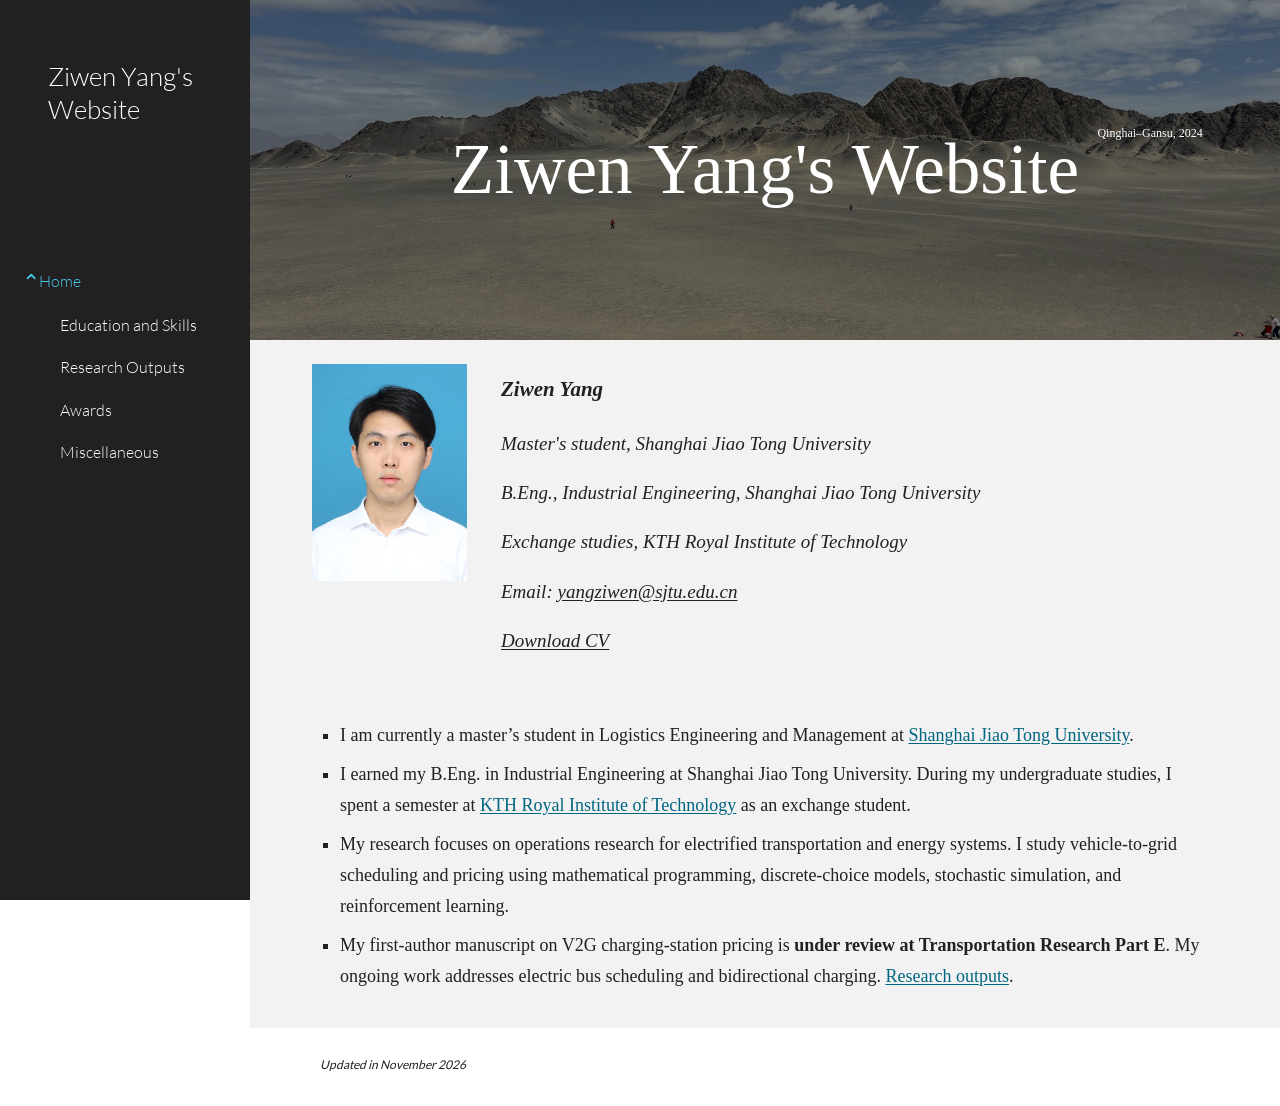
<file: index.html>
<!doctype html><html lang=en><head><meta name=generator content="Hugo 0.162.0"><meta charset=utf-8><meta name=viewport content="width=device-width,initial-scale=1"><title>Ziwen Yang's Website</title><meta name=description content="Ziwen Yang, master's student at Shanghai Jiao Tong University. Operations research for electrified transportation and energy systems."><link rel=canonical href=https://zwenrl.github.io/Personal_web/index.html><meta property="og:title" content="Ziwen Yang's Website"><meta property="og:url" content="https://zwenrl.github.io/Personal_web/index.html"><meta property="og:type" content="website"><meta property="og:image" content="https://zwenrl.github.io/Personal_web/assets/photography/qinghai-gansu-mountains.jpg"><link rel=stylesheet href=./css/reference.min.67f22a221774a0ef7fca1ac47f2d3402bef21b4f62d6a613d7666274c6bfeacd.css><script defer src=./js/reference-navigation.min.74764f8343a8809a63ef9df3727acf01a75bf5547620ef2c78e04b91030f4688.js></script></head><body class=home-page><a class=skip-link href=#content>Skip to content</a><aside class="sidebar desktop-sidebar" aria-label="Site navigation"><a class=site-name href=./index.html>Ziwen Yang's Website</a><nav aria-label="Primary navigation"><ul><li class=home-link><a href=./index.html aria-current=page><span aria-hidden=true>⌃</span> Home</a></li><li><a href=./education-and-skills.html>Education and Skills</a></li><li><a href=./research-outputs.html>Research Outputs</a></li><li><a href=./awards.html>Awards</a></li><li><a href=./miscellaneous.html>Miscellaneous</a></li></ul></nav></aside><header class=mobile-header><button id=open-menu type=button aria-label="Open navigation" aria-haspopup=dialog aria-controls=mobile-navigation>
<svg width="24" height="24" viewBox="0 0 24 24" aria-hidden="true"><path d="M3 6h18M3 12h18M3 18h18" fill="none" stroke="currentColor" stroke-width="2"/></svg>
</button>
<a href=./index.html>Ziwen Yang's Website</a></header><dialog id=mobile-navigation class=sidebar aria-label="Site navigation"><button id=close-menu type=button aria-label="Close navigation" autofocus>×</button>
<a class=site-name href=./index.html>Ziwen Yang's Website</a><nav aria-label="Primary navigation"><ul><li class=home-link><a href=./index.html aria-current=page><span aria-hidden=true>⌃</span> Home</a></li><li><a href=./education-and-skills.html>Education and Skills</a></li><li><a href=./research-outputs.html>Research Outputs</a></li><li><a href=./awards.html>Awards</a></li><li><a href=./miscellaneous.html>Miscellaneous</a></li></ul></nav></dialog><div class=site-page><header class=home-banner><img class=banner-photo src=./assets/photography/qinghai-gansu-mountains.jpg alt width=1600 height=1200><h1>Ziwen Yang's Website</h1><p class=photo-credit>Qinghai–Gansu, 2024</p></header><main id=content tabindex=-1><div class=home-content><div class=content-width><section class=profile aria-labelledby=profile-name><img class=portrait src=./media/authors/me.jpg alt="Portrait of Ziwen Yang" width=155 height=217><div class=profile-details><h2 id=profile-name>Ziwen Yang</h2><p>Master's student, Shanghai Jiao Tong University</p><p>B.Eng., Industrial Engineering, Shanghai Jiao Tong University</p><p>Exchange studies, KTH Royal Institute of Technology</p><p>Email: <a href=mailto:yangziwen@sjtu.edu.cn>yangziwen@sjtu.edu.cn</a></p><p><a href=./CV_Ziwen_Yang_Academic.pdf>Download CV</a></p></div></section><section class=biography aria-label="About Ziwen Yang"><ul><li>I am currently a master&rsquo;s student in Logistics Engineering and Management at <a href=https://en.sjtu.edu.cn/ target=_blank rel=noopener>Shanghai Jiao Tong University</a>.</li><li>I earned my B.Eng. in Industrial Engineering at Shanghai Jiao Tong University. During my undergraduate studies, I spent a semester at <a href=https://www.kth.se/en target=_blank rel=noopener>KTH Royal Institute of Technology</a> as an exchange student.</li><li>My research focuses on operations research for electrified transportation and energy systems. I study vehicle-to-grid scheduling and pricing using mathematical programming, discrete-choice models, stochastic simulation, and reinforcement learning.</li><li>My first-author manuscript on V2G charging-station pricing is <strong>under review at Transportation Research Part E</strong>. My ongoing work addresses electric bus scheduling and bidirectional charging. <a href=research-outputs.html>Research outputs</a>.</li></ul></section></div></div></main><footer class=page-footer><p>Updated in November 2026</p></footer></div></body></html>
</file>
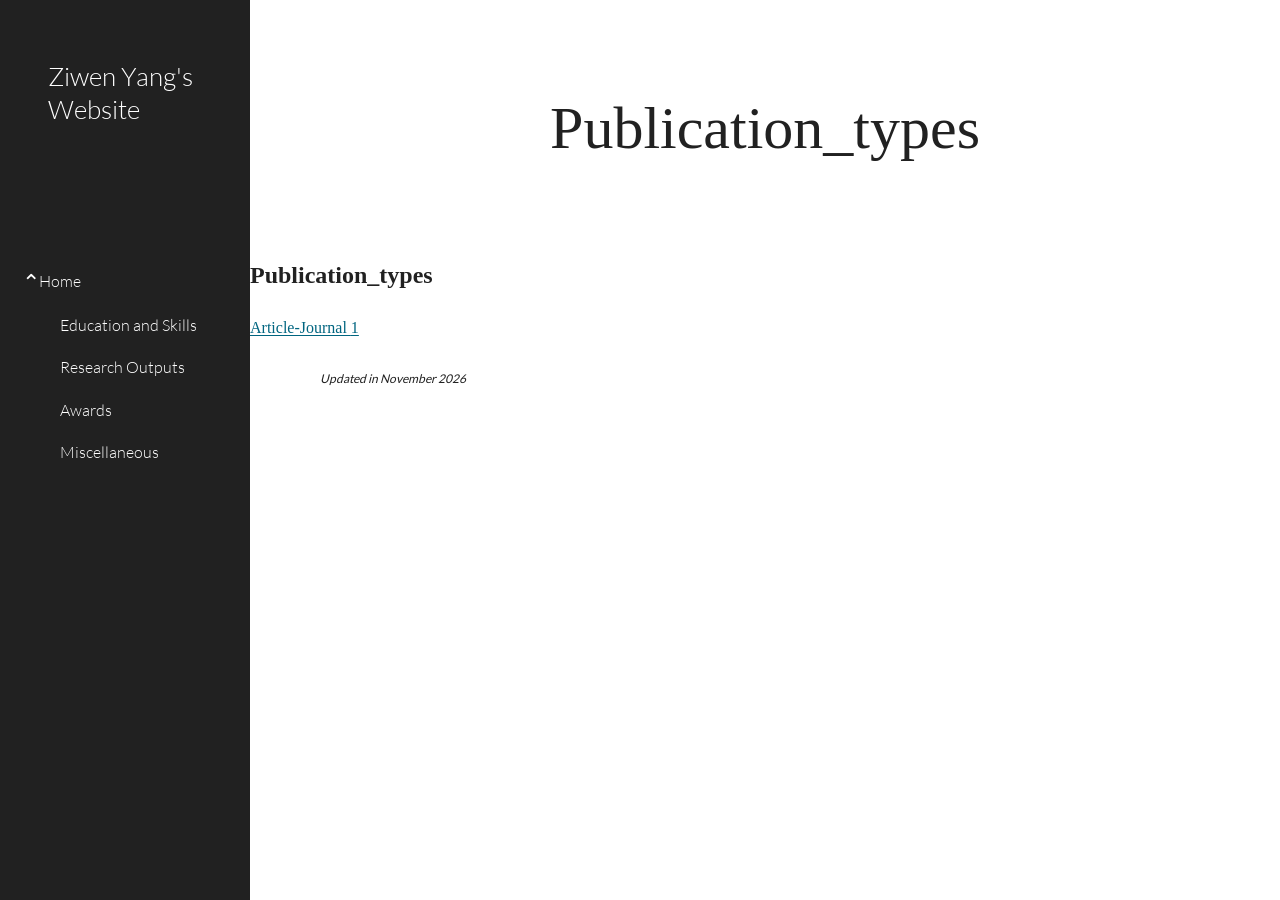
<file: publication_types/index.html>
<!doctype html><html lang=en><head><meta charset=utf-8><meta name=viewport content="width=device-width,initial-scale=1"><title>Publication_types | Ziwen Yang's Website</title><meta name=description content="Ziwen Yang, master's student at Shanghai Jiao Tong University. Operations research for electrified transportation and energy systems."><link rel=canonical href=https://zwenrl.github.io/Personal_web/publication_types/index.html><meta property="og:title" content="Publication_types"><meta property="og:url" content="https://zwenrl.github.io/Personal_web/publication_types/index.html"><meta property="og:type" content="website"><meta property="og:image" content="https://zwenrl.github.io/Personal_web/assets/photography/qinghai-gansu-mountains.jpg"><link rel=stylesheet href=../css/reference.min.67f22a221774a0ef7fca1ac47f2d3402bef21b4f62d6a613d7666274c6bfeacd.css><script defer src=../js/reference-navigation.min.74764f8343a8809a63ef9df3727acf01a75bf5547620ef2c78e04b91030f4688.js></script></head><body><a class=skip-link href=#content>Skip to content</a><aside class="sidebar desktop-sidebar" aria-label="Site navigation"><a class=site-name href=../index.html>Ziwen Yang's Website</a><nav aria-label="Primary navigation"><ul><li class=home-link><a href=../index.html><span aria-hidden=true>⌃</span> Home</a></li><li><a href=../education-and-skills.html>Education and Skills</a></li><li><a href=../research-outputs.html>Research Outputs</a></li><li><a href=../awards.html>Awards</a></li><li><a href=../miscellaneous.html>Miscellaneous</a></li></ul></nav></aside><header class=mobile-header><button id=open-menu type=button aria-label="Open navigation" aria-haspopup=dialog aria-controls=mobile-navigation>
<svg width="24" height="24" viewBox="0 0 24 24" aria-hidden="true"><path d="M3 6h18M3 12h18M3 18h18" fill="none" stroke="currentColor" stroke-width="2"/></svg>
</button>
<a href=../index.html>Ziwen Yang's Website</a></header><dialog id=mobile-navigation class=sidebar aria-label="Site navigation"><button id=close-menu type=button aria-label="Close navigation" autofocus>×</button>
<a class=site-name href=../index.html>Ziwen Yang's Website</a><nav aria-label="Primary navigation"><ul><li class=home-link><a href=../index.html><span aria-hidden=true>⌃</span> Home</a></li><li><a href=../education-and-skills.html>Education and Skills</a></li><li><a href=../research-outputs.html>Research Outputs</a></li><li><a href=../awards.html>Awards</a></li><li><a href=../miscellaneous.html>Miscellaneous</a></li></ul></nav></dialog><div class=site-page><header class=page-heading><h1>Publication_types</h1></header><main id=content tabindex=-1><div data-pagefind-ignore><div class="max-w-prose mx-auto flex justify-start"><article class="prose prose-slate lg:prose-xl dark:prose-invert max-w-none"><h1 class="lg:text-6xl !mb-4">Publication_types</h1></article></div><div class="max-w-prose mx-auto my-5"><div class="flex flex-row gap-6 flex-wrap"><a href=../publication_types/article-journal.html class="inline-flex items-center px-5 py-2.5 text-sm font-medium text-center text-white bg-primary-700 rounded-lg hover:bg-primary-800 focus:ring-4 focus:outline-none focus:ring-primary-300 dark:bg-primary-600 dark:hover:bg-primary-700 dark:focus:ring-primary-800">Article-Journal
<span class="inline-flex items-center justify-center w-4 h-4 ms-2 text-xs font-semibold text-primary-800 bg-primary-200 rounded-full">1</span></a></div></div></div></main><footer class=page-footer><p>Updated in November 2026</p></footer></div></body></html>
</file>
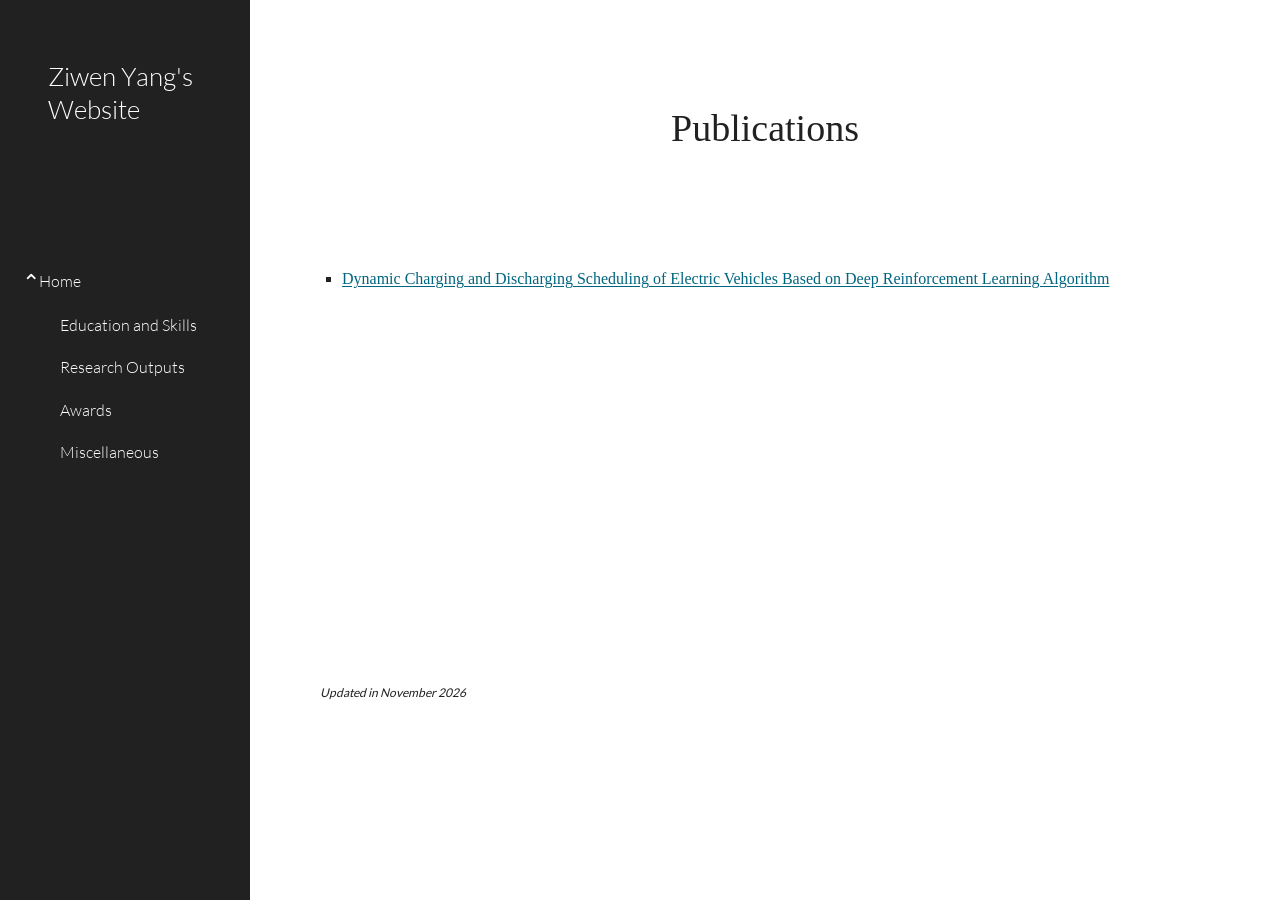
<file: publications/index.html>
<!doctype html><html lang=en><head><meta charset=utf-8><meta name=viewport content="width=device-width,initial-scale=1"><title>Publications | Ziwen Yang's Website</title><meta name=description content="Ziwen Yang, master's student at Shanghai Jiao Tong University. Operations research for electrified transportation and energy systems."><link rel=canonical href=https://zwenrl.github.io/Personal_web/publications/index.html><meta property="og:title" content="Publications"><meta property="og:url" content="https://zwenrl.github.io/Personal_web/publications/index.html"><meta property="og:type" content="website"><meta property="og:image" content="https://zwenrl.github.io/Personal_web/assets/photography/qinghai-gansu-mountains.jpg"><link rel=stylesheet href=../css/reference.min.67f22a221774a0ef7fca1ac47f2d3402bef21b4f62d6a613d7666274c6bfeacd.css><script defer src=../js/reference-navigation.min.74764f8343a8809a63ef9df3727acf01a75bf5547620ef2c78e04b91030f4688.js></script></head><body><a class=skip-link href=#content>Skip to content</a><aside class="sidebar desktop-sidebar" aria-label="Site navigation"><a class=site-name href=../index.html>Ziwen Yang's Website</a><nav aria-label="Primary navigation"><ul><li class=home-link><a href=../index.html><span aria-hidden=true>⌃</span> Home</a></li><li><a href=../education-and-skills.html>Education and Skills</a></li><li><a href=../research-outputs.html>Research Outputs</a></li><li><a href=../awards.html>Awards</a></li><li><a href=../miscellaneous.html>Miscellaneous</a></li></ul></nav></aside><header class=mobile-header><button id=open-menu type=button aria-label="Open navigation" aria-haspopup=dialog aria-controls=mobile-navigation>
<svg width="24" height="24" viewBox="0 0 24 24" aria-hidden="true"><path d="M3 6h18M3 12h18M3 18h18" fill="none" stroke="currentColor" stroke-width="2"/></svg>
</button>
<a href=../index.html>Ziwen Yang's Website</a></header><dialog id=mobile-navigation class=sidebar aria-label="Site navigation"><button id=close-menu type=button aria-label="Close navigation" autofocus>×</button>
<a class=site-name href=../index.html>Ziwen Yang's Website</a><nav aria-label="Primary navigation"><ul><li class=home-link><a href=../index.html><span aria-hidden=true>⌃</span> Home</a></li><li><a href=../education-and-skills.html>Education and Skills</a></li><li><a href=../research-outputs.html>Research Outputs</a></li><li><a href=../awards.html>Awards</a></li><li><a href=../miscellaneous.html>Miscellaneous</a></li></ul></nav></dialog><div class=site-page><header class="page-heading paper-heading"><h1>Publications</h1></header><main id=content tabindex=-1><div class="content-width page-content"><ul><li><a href=../publications/ev-dispatch.html>Dynamic Charging and Discharging Scheduling of Electric Vehicles Based on Deep Reinforcement Learning Algorithm</a></li></ul></div></main><footer class=page-footer><p>Updated in November 2026</p></footer></div></body></html>
</file>
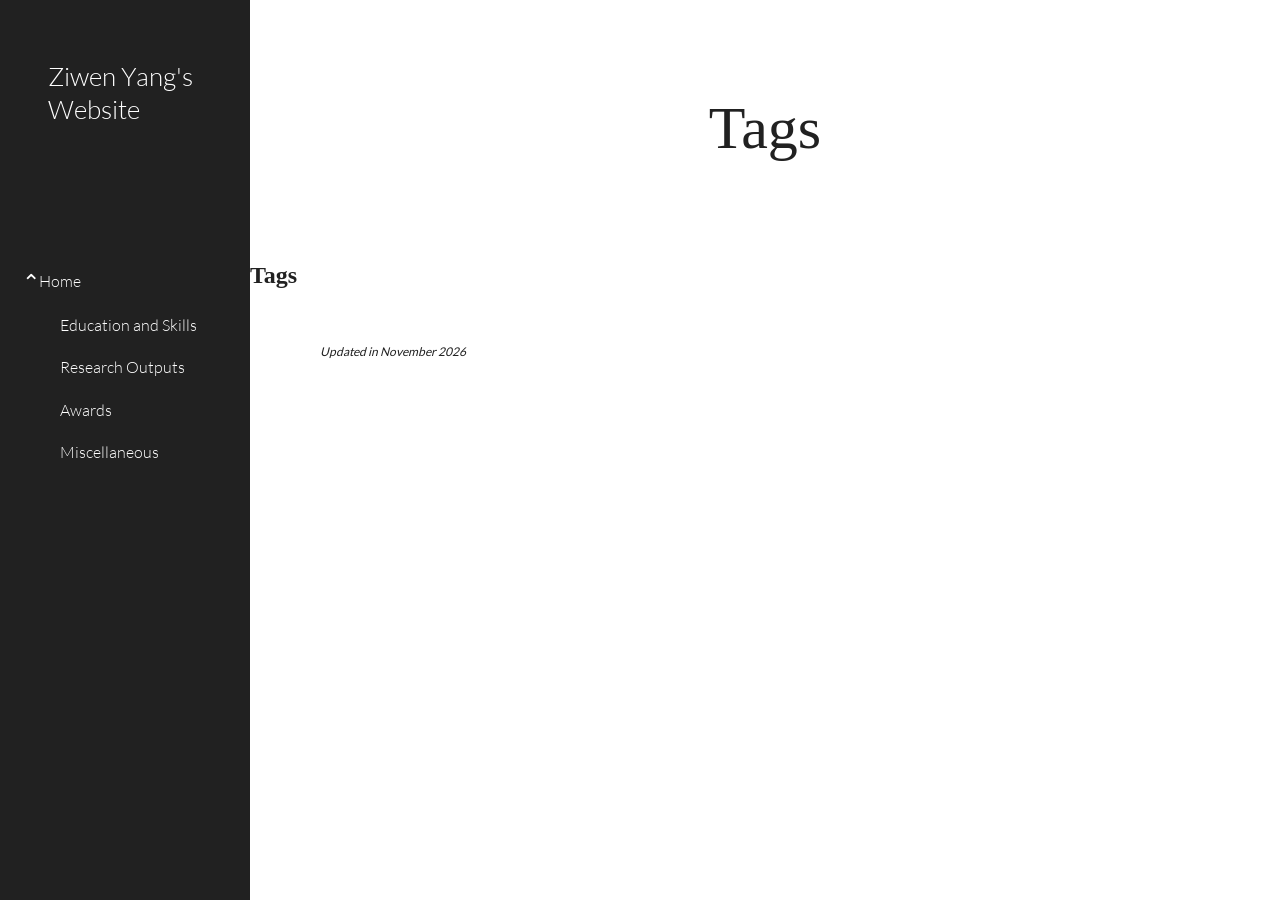
<file: tags/index.html>
<!doctype html><html lang=en><head><meta charset=utf-8><meta name=viewport content="width=device-width,initial-scale=1"><title>Tags | Ziwen Yang's Website</title><meta name=description content="Ziwen Yang, master's student at Shanghai Jiao Tong University. Operations research for electrified transportation and energy systems."><link rel=canonical href=https://zwenrl.github.io/Personal_web/tags/index.html><meta property="og:title" content="Tags"><meta property="og:url" content="https://zwenrl.github.io/Personal_web/tags/index.html"><meta property="og:type" content="website"><meta property="og:image" content="https://zwenrl.github.io/Personal_web/assets/photography/qinghai-gansu-mountains.jpg"><link rel=stylesheet href=../css/reference.min.67f22a221774a0ef7fca1ac47f2d3402bef21b4f62d6a613d7666274c6bfeacd.css><script defer src=../js/reference-navigation.min.74764f8343a8809a63ef9df3727acf01a75bf5547620ef2c78e04b91030f4688.js></script></head><body><a class=skip-link href=#content>Skip to content</a><aside class="sidebar desktop-sidebar" aria-label="Site navigation"><a class=site-name href=../index.html>Ziwen Yang's Website</a><nav aria-label="Primary navigation"><ul><li class=home-link><a href=../index.html><span aria-hidden=true>⌃</span> Home</a></li><li><a href=../education-and-skills.html>Education and Skills</a></li><li><a href=../research-outputs.html>Research Outputs</a></li><li><a href=../awards.html>Awards</a></li><li><a href=../miscellaneous.html>Miscellaneous</a></li></ul></nav></aside><header class=mobile-header><button id=open-menu type=button aria-label="Open navigation" aria-haspopup=dialog aria-controls=mobile-navigation>
<svg width="24" height="24" viewBox="0 0 24 24" aria-hidden="true"><path d="M3 6h18M3 12h18M3 18h18" fill="none" stroke="currentColor" stroke-width="2"/></svg>
</button>
<a href=../index.html>Ziwen Yang's Website</a></header><dialog id=mobile-navigation class=sidebar aria-label="Site navigation"><button id=close-menu type=button aria-label="Close navigation" autofocus>×</button>
<a class=site-name href=../index.html>Ziwen Yang's Website</a><nav aria-label="Primary navigation"><ul><li class=home-link><a href=../index.html><span aria-hidden=true>⌃</span> Home</a></li><li><a href=../education-and-skills.html>Education and Skills</a></li><li><a href=../research-outputs.html>Research Outputs</a></li><li><a href=../awards.html>Awards</a></li><li><a href=../miscellaneous.html>Miscellaneous</a></li></ul></nav></dialog><div class=site-page><header class=page-heading><h1>Tags</h1></header><main id=content tabindex=-1><div data-pagefind-ignore><div class="max-w-prose mx-auto flex justify-start"><article class="prose prose-slate lg:prose-xl dark:prose-invert max-w-none"><h1 class="lg:text-6xl !mb-4">Tags</h1></article></div><div class="max-w-prose mx-auto my-5"><div class="flex flex-row gap-6 flex-wrap"></div></div></div></main><footer class=page-footer><p>Updated in November 2026</p></footer></div></body></html>
</file>
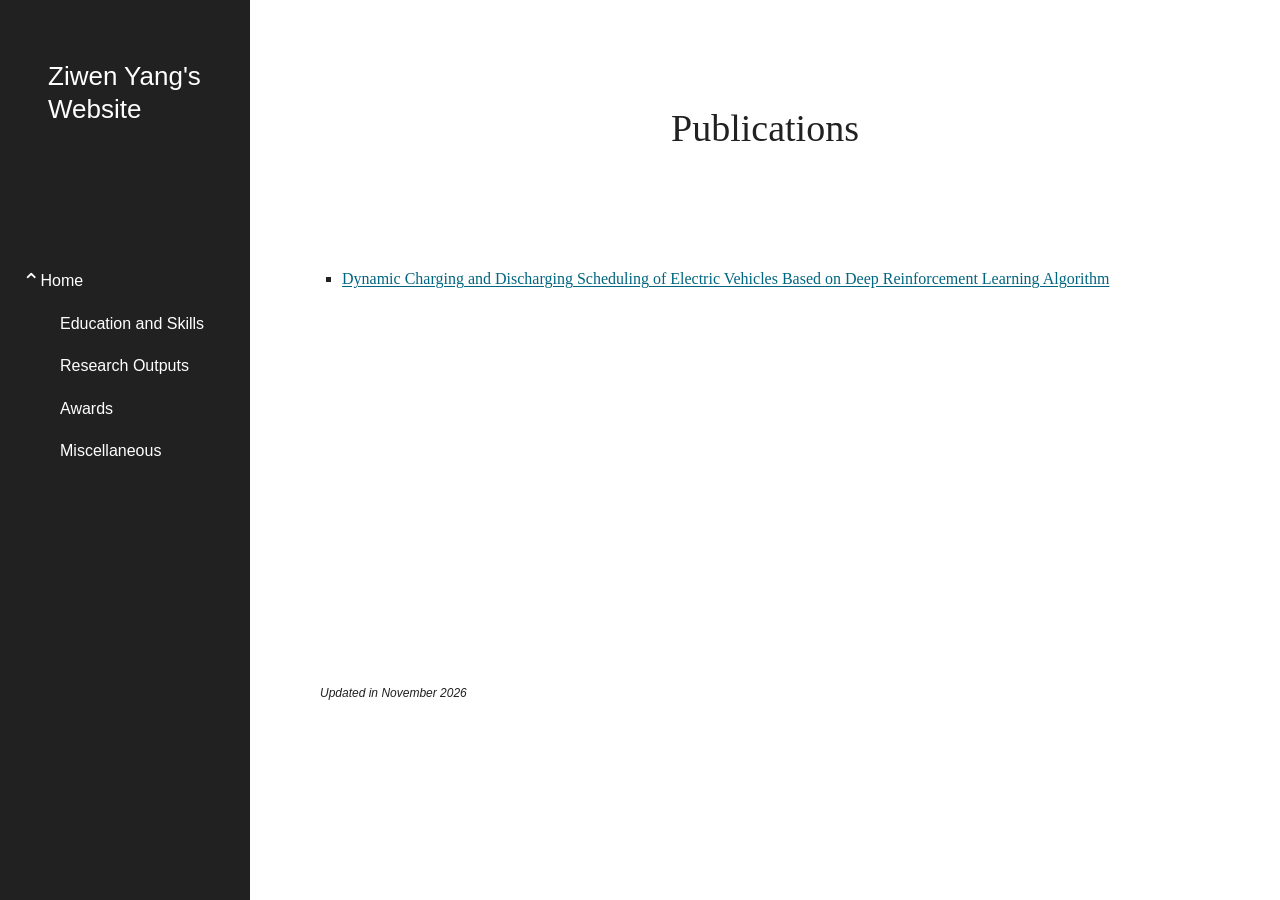
<file: publications/page/1/index.html>
<!doctype html><html lang=en-us><head><title>https://zwenrl.github.io/Personal_web/publications/index.html</title><link rel=canonical href=https://zwenrl.github.io/Personal_web/publications/index.html><meta charset=utf-8><meta http-equiv=refresh content="0; url=https://zwenrl.github.io/Personal_web/publications/index.html"></head></html>
</file>
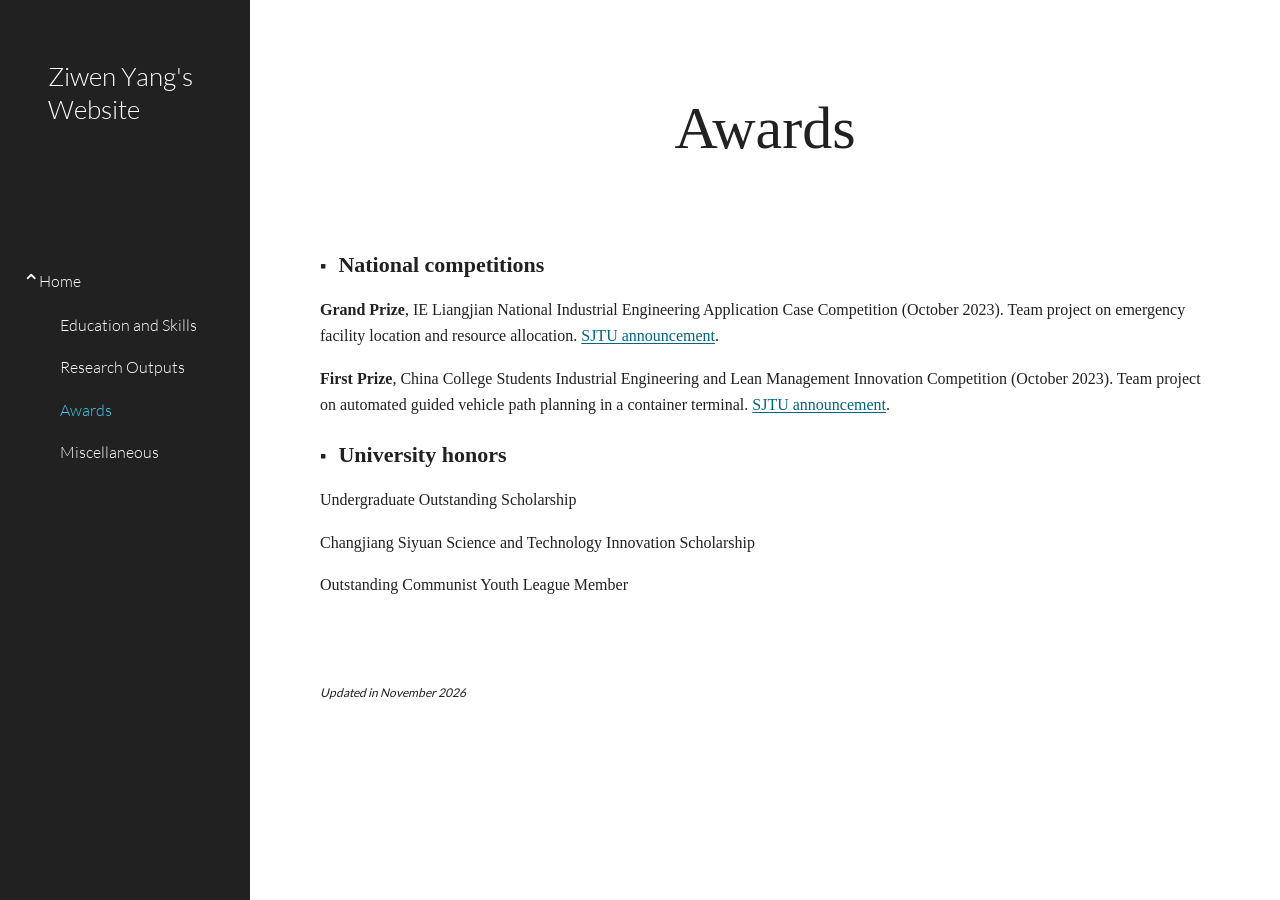
<file: awards.html>
<!doctype html><html lang=en><head><meta charset=utf-8><meta name=viewport content="width=device-width,initial-scale=1"><title>Awards | Ziwen Yang's Website</title><meta name=description content="Ziwen Yang, master's student at Shanghai Jiao Tong University. Operations research for electrified transportation and energy systems."><link rel=canonical href=https://zwenrl.github.io/Personal_web/awards.html><meta property="og:title" content="Awards"><meta property="og:url" content="https://zwenrl.github.io/Personal_web/awards.html"><meta property="og:type" content="website"><meta property="og:image" content="https://zwenrl.github.io/Personal_web/assets/photography/qinghai-gansu-mountains.jpg"><link rel=stylesheet href=./css/reference.min.67f22a221774a0ef7fca1ac47f2d3402bef21b4f62d6a613d7666274c6bfeacd.css><script defer src=./js/reference-navigation.min.74764f8343a8809a63ef9df3727acf01a75bf5547620ef2c78e04b91030f4688.js></script></head><body><a class=skip-link href=#content>Skip to content</a><aside class="sidebar desktop-sidebar" aria-label="Site navigation"><a class=site-name href=./index.html>Ziwen Yang's Website</a><nav aria-label="Primary navigation"><ul><li class=home-link><a href=./index.html><span aria-hidden=true>⌃</span> Home</a></li><li><a href=./education-and-skills.html>Education and Skills</a></li><li><a href=./research-outputs.html>Research Outputs</a></li><li><a href=./awards.html aria-current=page>Awards</a></li><li><a href=./miscellaneous.html>Miscellaneous</a></li></ul></nav></aside><header class=mobile-header><button id=open-menu type=button aria-label="Open navigation" aria-haspopup=dialog aria-controls=mobile-navigation>
<svg width="24" height="24" viewBox="0 0 24 24" aria-hidden="true"><path d="M3 6h18M3 12h18M3 18h18" fill="none" stroke="currentColor" stroke-width="2"/></svg>
</button>
<a href=./index.html>Ziwen Yang's Website</a></header><dialog id=mobile-navigation class=sidebar aria-label="Site navigation"><button id=close-menu type=button aria-label="Close navigation" autofocus>×</button>
<a class=site-name href=./index.html>Ziwen Yang's Website</a><nav aria-label="Primary navigation"><ul><li class=home-link><a href=./index.html><span aria-hidden=true>⌃</span> Home</a></li><li><a href=./education-and-skills.html>Education and Skills</a></li><li><a href=./research-outputs.html>Research Outputs</a></li><li><a href=./awards.html aria-current=page>Awards</a></li><li><a href=./miscellaneous.html>Miscellaneous</a></li></ul></nav></dialog><div class=site-page><header class=page-heading><h1>Awards</h1></header><main id=content tabindex=-1><article class="content-width page-content"><h2 id=national-competitions>National competitions</h2><p><strong>Grand Prize</strong>, IE Liangjian National Industrial Engineering Application Case Competition (October 2023). Team project on emergency facility location and resource allocation. <a href=https://me.sjtu.edu.cn/xwzx/67250.html target=_blank rel=noopener>SJTU announcement</a>.</p><p><strong>First Prize</strong>, China College Students Industrial Engineering and Lean Management Innovation Competition (October 2023). Team project on automated guided vehicle path planning in a container terminal. <a href=https://news.sjtu.edu.cn/jdyw/20231025/189625.html target=_blank rel=noopener>SJTU announcement</a>.</p><h2 id=university-honors>University honors</h2><p>Undergraduate Outstanding Scholarship</p><p>Changjiang Siyuan Science and Technology Innovation Scholarship</p><p>Outstanding Communist Youth League Member</p></article></main><footer class=page-footer><p>Updated in November 2026</p></footer></div></body></html>
</file>
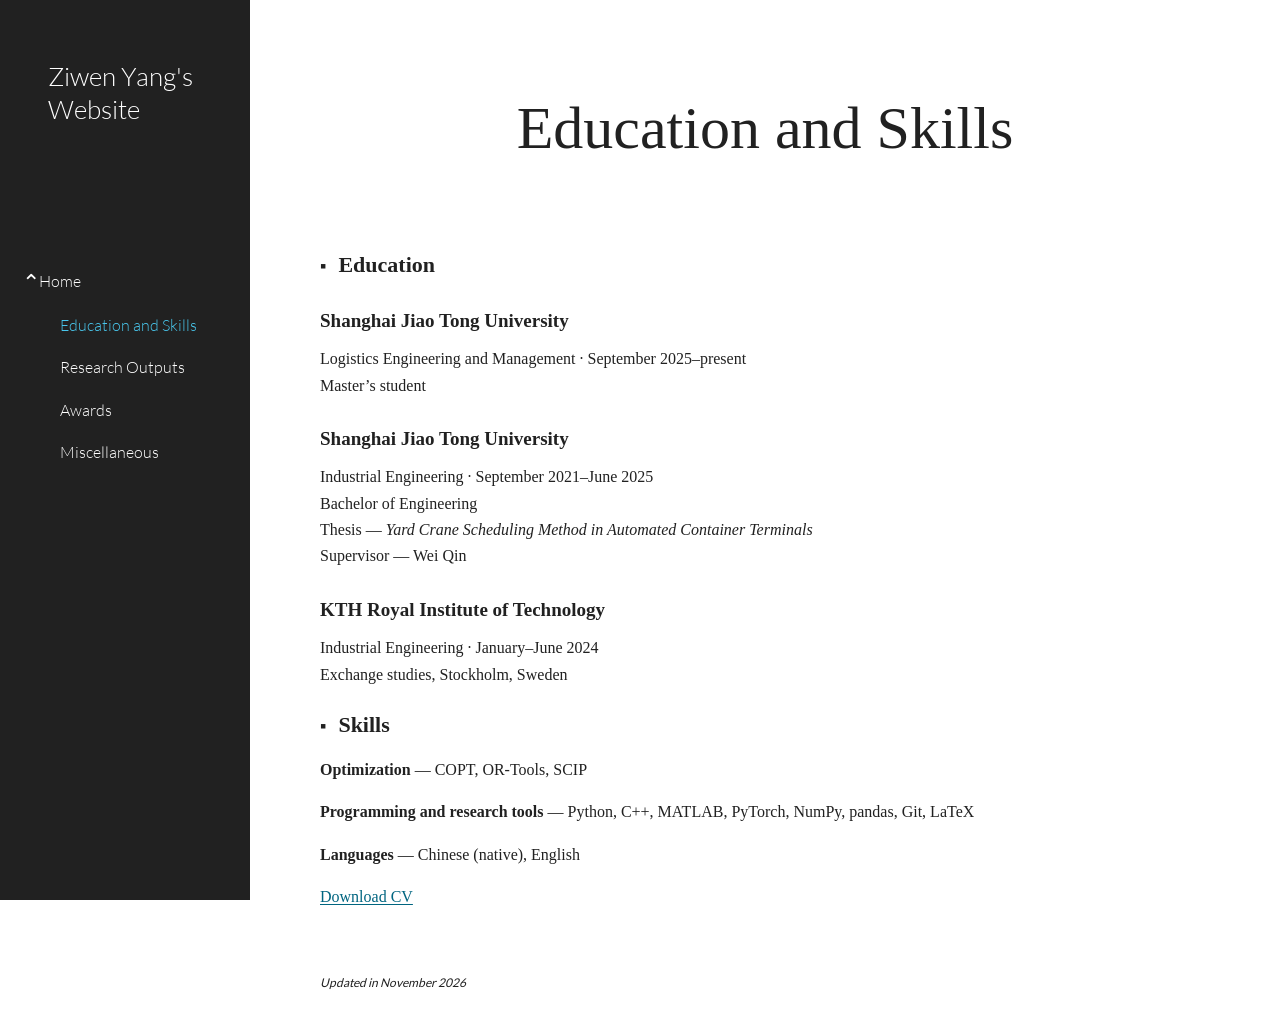
<file: education-and-skills.html>
<!doctype html><html lang=en><head><meta charset=utf-8><meta name=viewport content="width=device-width,initial-scale=1"><title>Education and Skills | Ziwen Yang's Website</title><meta name=description content="Ziwen Yang, master's student at Shanghai Jiao Tong University. Operations research for electrified transportation and energy systems."><link rel=canonical href=https://zwenrl.github.io/Personal_web/education-and-skills.html><meta property="og:title" content="Education and Skills"><meta property="og:url" content="https://zwenrl.github.io/Personal_web/education-and-skills.html"><meta property="og:type" content="website"><meta property="og:image" content="https://zwenrl.github.io/Personal_web/assets/photography/qinghai-gansu-mountains.jpg"><link rel=stylesheet href=./css/reference.min.67f22a221774a0ef7fca1ac47f2d3402bef21b4f62d6a613d7666274c6bfeacd.css><script defer src=./js/reference-navigation.min.74764f8343a8809a63ef9df3727acf01a75bf5547620ef2c78e04b91030f4688.js></script></head><body><a class=skip-link href=#content>Skip to content</a><aside class="sidebar desktop-sidebar" aria-label="Site navigation"><a class=site-name href=./index.html>Ziwen Yang's Website</a><nav aria-label="Primary navigation"><ul><li class=home-link><a href=./index.html><span aria-hidden=true>⌃</span> Home</a></li><li><a href=./education-and-skills.html aria-current=page>Education and Skills</a></li><li><a href=./research-outputs.html>Research Outputs</a></li><li><a href=./awards.html>Awards</a></li><li><a href=./miscellaneous.html>Miscellaneous</a></li></ul></nav></aside><header class=mobile-header><button id=open-menu type=button aria-label="Open navigation" aria-haspopup=dialog aria-controls=mobile-navigation>
<svg width="24" height="24" viewBox="0 0 24 24" aria-hidden="true"><path d="M3 6h18M3 12h18M3 18h18" fill="none" stroke="currentColor" stroke-width="2"/></svg>
</button>
<a href=./index.html>Ziwen Yang's Website</a></header><dialog id=mobile-navigation class=sidebar aria-label="Site navigation"><button id=close-menu type=button aria-label="Close navigation" autofocus>×</button>
<a class=site-name href=./index.html>Ziwen Yang's Website</a><nav aria-label="Primary navigation"><ul><li class=home-link><a href=./index.html><span aria-hidden=true>⌃</span> Home</a></li><li><a href=./education-and-skills.html aria-current=page>Education and Skills</a></li><li><a href=./research-outputs.html>Research Outputs</a></li><li><a href=./awards.html>Awards</a></li><li><a href=./miscellaneous.html>Miscellaneous</a></li></ul></nav></dialog><div class=site-page><header class=page-heading><h1>Education and Skills</h1></header><main id=content tabindex=-1><article class="content-width page-content"><h2 id=education>Education</h2><h3 id=shanghai-jiao-tong-university>Shanghai Jiao Tong University</h3><p>Logistics Engineering and Management · September 2025–present<br>Master&rsquo;s student</p><h3 id=shanghai-jiao-tong-university-1>Shanghai Jiao Tong University</h3><p>Industrial Engineering · September 2021–June 2025<br>Bachelor of Engineering<br>Thesis — <em>Yard Crane Scheduling Method in Automated Container Terminals</em><br>Supervisor — Wei Qin</p><h3 id=kth-royal-institute-of-technology>KTH Royal Institute of Technology</h3><p>Industrial Engineering · January–June 2024<br>Exchange studies, Stockholm, Sweden</p><h2 id=skills>Skills</h2><p><strong>Optimization</strong> — COPT, OR-Tools, SCIP</p><p><strong>Programming and research tools</strong> — Python, C++, MATLAB, PyTorch, NumPy, pandas, Git, LaTeX</p><p><strong>Languages</strong> — Chinese (native), English</p><p><a href=CV_Ziwen_Yang_Academic.pdf>Download CV</a></p></article></main><footer class=page-footer><p>Updated in November 2026</p></footer></div></body></html>
</file>
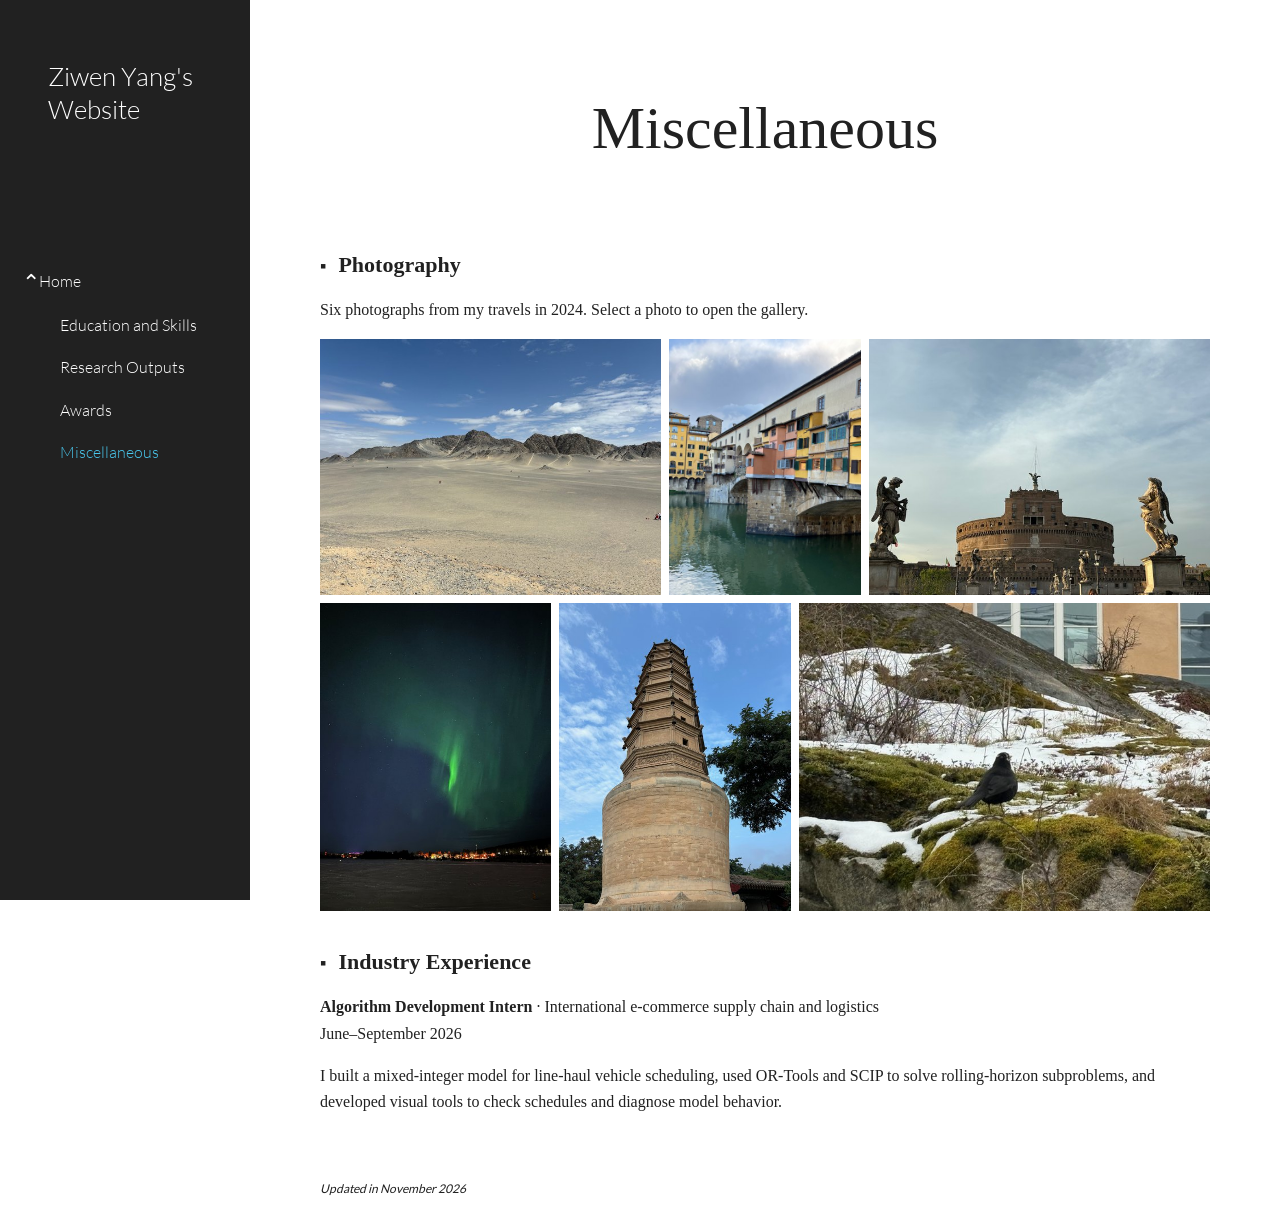
<file: miscellaneous.html>
<!doctype html><html lang=en><head><meta charset=utf-8><meta name=viewport content="width=device-width,initial-scale=1"><title>Miscellaneous | Ziwen Yang's Website</title><meta name=description content="Ziwen Yang, master's student at Shanghai Jiao Tong University. Operations research for electrified transportation and energy systems."><link rel=canonical href=https://zwenrl.github.io/Personal_web/miscellaneous.html><meta property="og:title" content="Miscellaneous"><meta property="og:url" content="https://zwenrl.github.io/Personal_web/miscellaneous.html"><meta property="og:type" content="website"><meta property="og:image" content="https://zwenrl.github.io/Personal_web/assets/photography/qinghai-gansu-mountains.jpg"><link rel=stylesheet href=./css/reference.min.67f22a221774a0ef7fca1ac47f2d3402bef21b4f62d6a613d7666274c6bfeacd.css><script defer src=./js/reference-navigation.min.74764f8343a8809a63ef9df3727acf01a75bf5547620ef2c78e04b91030f4688.js></script></head><body><a class=skip-link href=#content>Skip to content</a><aside class="sidebar desktop-sidebar" aria-label="Site navigation"><a class=site-name href=./index.html>Ziwen Yang's Website</a><nav aria-label="Primary navigation"><ul><li class=home-link><a href=./index.html><span aria-hidden=true>⌃</span> Home</a></li><li><a href=./education-and-skills.html>Education and Skills</a></li><li><a href=./research-outputs.html>Research Outputs</a></li><li><a href=./awards.html>Awards</a></li><li><a href=./miscellaneous.html aria-current=page>Miscellaneous</a></li></ul></nav></aside><header class=mobile-header><button id=open-menu type=button aria-label="Open navigation" aria-haspopup=dialog aria-controls=mobile-navigation>
<svg width="24" height="24" viewBox="0 0 24 24" aria-hidden="true"><path d="M3 6h18M3 12h18M3 18h18" fill="none" stroke="currentColor" stroke-width="2"/></svg>
</button>
<a href=./index.html>Ziwen Yang's Website</a></header><dialog id=mobile-navigation class=sidebar aria-label="Site navigation"><button id=close-menu type=button aria-label="Close navigation" autofocus>×</button>
<a class=site-name href=./index.html>Ziwen Yang's Website</a><nav aria-label="Primary navigation"><ul><li class=home-link><a href=./index.html><span aria-hidden=true>⌃</span> Home</a></li><li><a href=./education-and-skills.html>Education and Skills</a></li><li><a href=./research-outputs.html>Research Outputs</a></li><li><a href=./awards.html>Awards</a></li><li><a href=./miscellaneous.html aria-current=page>Miscellaneous</a></li></ul></nav></dialog><div class=site-page><header class=page-heading><h1>Miscellaneous</h1></header><main id=content tabindex=-1><article class="content-width page-content"><link rel=stylesheet href=./assets/gallery/photoswipe.css><link rel=stylesheet href=./assets/gallery/photoswipe-dynamic-caption-plugin.css><script defer src=./assets/gallery/hugo-gallery.js></script><section id=photography aria-labelledby=photography-title><h2 id=photography-title>Photography</h2><p>Six photographs from my travels in 2024. Select a photo to open the gallery.</p><section class=gallery aria-label="Travel photography from 2024"><div id=gallery><a class=gallery-item href=assets/photography/qinghai-gansu-mountains.jpg data-pswp-src=assets/photography/qinghai-gansu-mountains.jpg data-pswp-width=1600 data-pswp-height=1200 data-pswp-target=qinghai-gansu-mountains title="Qinghai–Gansu road trip · 2024" style=aspect-ratio:600/450><figure><img src=assets/photography/qinghai-gansu-mountains-thumb.jpg width=600 height=450 alt="An open plain and rugged mountains under a blue sky" loading=lazy></figure><span class=pswp-caption-content hidden>Qinghai–Gansu road trip · 2024</span>
</a><a class=gallery-item href=assets/photography/italy-bridge.jpg data-pswp-src=assets/photography/italy-bridge.jpg data-pswp-width=1200 data-pswp-height=1600 data-pswp-target=italy-bridge title="Italy · 2024" style=aspect-ratio:450/600><figure><img src=assets/photography/italy-bridge-thumb.jpg width=450 height=600 alt="Colorful buildings along a bridge over a green river" loading=lazy></figure><span class=pswp-caption-content hidden>Italy · 2024</span>
</a><a class=gallery-item href=assets/photography/rome-skyline.jpg data-pswp-src=assets/photography/rome-skyline.jpg data-pswp-width=1600 data-pswp-height=1200 data-pswp-target=rome-skyline title="Rome · 2024" style=aspect-ratio:600/450><figure><img src=assets/photography/rome-skyline-thumb.jpg width=600 height=450 alt="A round fortress between stone figures beneath a textured sky" loading=lazy></figure><span class=pswp-caption-content hidden>Rome · 2024</span>
</a><a class=gallery-item href=assets/photography/finland-aurora.jpg data-pswp-src=assets/photography/finland-aurora.jpg data-pswp-width=1200 data-pswp-height=1600 data-pswp-target=finland-aurora title="Finland · 2024" style=aspect-ratio:450/600><figure><img src=assets/photography/finland-aurora-thumb.jpg width=450 height=600 alt="A green aurora above a dark horizon" loading=lazy></figure><span class=pswp-caption-content hidden>Finland · 2024</span>
</a><a class=gallery-item href=assets/photography/qinghai-gansu-pagoda.jpg data-pswp-src=assets/photography/qinghai-gansu-pagoda.jpg data-pswp-width=1200 data-pswp-height=1600 data-pswp-target=qinghai-gansu-pagoda title="Qinghai–Gansu road trip · 2024" style=aspect-ratio:450/600><figure><img src=assets/photography/qinghai-gansu-pagoda-thumb.jpg width=450 height=600 alt="A tall stone pagoda against a blue sky" loading=lazy></figure><span class=pswp-caption-content hidden>Qinghai–Gansu road trip · 2024</span>
</a><a class=gallery-item href=assets/photography/sweden-thaw.jpg data-pswp-src=assets/photography/sweden-thaw.jpg data-pswp-width=1600 data-pswp-height=1200 data-pswp-target=sweden-thaw title="Sweden · 2024" style=aspect-ratio:600/450><figure><img src=assets/photography/sweden-thaw-thumb.jpg width=600 height=450 alt="Snow melting among mossy rocks beside a small stream" loading=lazy></figure><span class=pswp-caption-content hidden>Sweden · 2024</span></a></div></section></section><h2 id=industry-experience>Industry Experience</h2><p><strong>Algorithm Development Intern</strong> · International e-commerce supply chain and logistics<br>June–September 2026</p><p>I built a mixed-integer model for line-haul vehicle scheduling, used OR-Tools and SCIP to solve rolling-horizon subproblems, and developed visual tools to check schedules and diagnose model behavior.</p></article></main><footer class=page-footer><p>Updated in November 2026</p></footer></div></body></html>
</file>
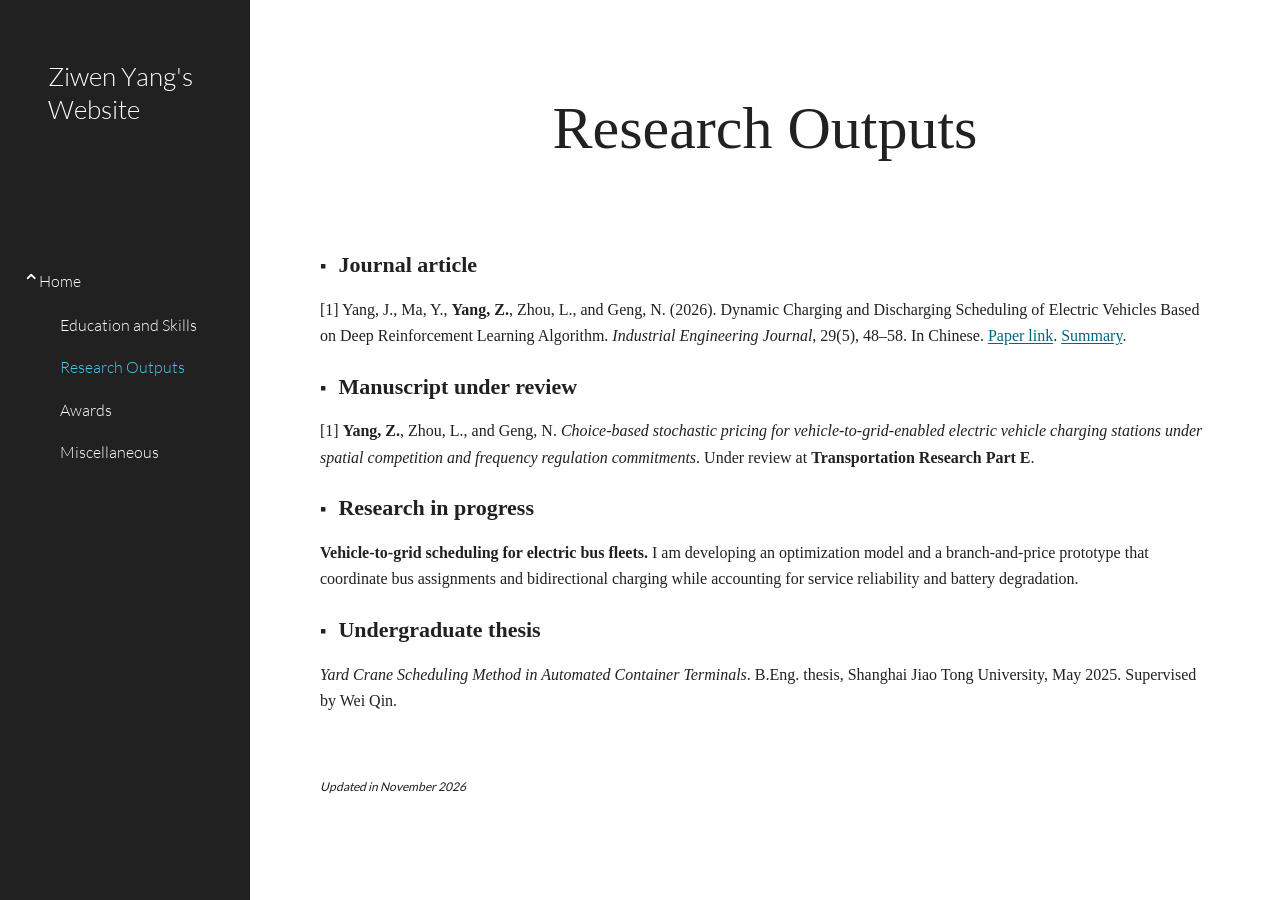
<file: research-outputs.html>
<!doctype html><html lang=en><head><meta charset=utf-8><meta name=viewport content="width=device-width,initial-scale=1"><title>Research Outputs | Ziwen Yang's Website</title><meta name=description content="Ziwen Yang, master's student at Shanghai Jiao Tong University. Operations research for electrified transportation and energy systems."><link rel=canonical href=https://zwenrl.github.io/Personal_web/research-outputs.html><meta property="og:title" content="Research Outputs"><meta property="og:url" content="https://zwenrl.github.io/Personal_web/research-outputs.html"><meta property="og:type" content="website"><meta property="og:image" content="https://zwenrl.github.io/Personal_web/assets/photography/qinghai-gansu-mountains.jpg"><link rel=stylesheet href=./css/reference.min.67f22a221774a0ef7fca1ac47f2d3402bef21b4f62d6a613d7666274c6bfeacd.css><script defer src=./js/reference-navigation.min.74764f8343a8809a63ef9df3727acf01a75bf5547620ef2c78e04b91030f4688.js></script></head><body><a class=skip-link href=#content>Skip to content</a><aside class="sidebar desktop-sidebar" aria-label="Site navigation"><a class=site-name href=./index.html>Ziwen Yang's Website</a><nav aria-label="Primary navigation"><ul><li class=home-link><a href=./index.html><span aria-hidden=true>⌃</span> Home</a></li><li><a href=./education-and-skills.html>Education and Skills</a></li><li><a href=./research-outputs.html aria-current=page>Research Outputs</a></li><li><a href=./awards.html>Awards</a></li><li><a href=./miscellaneous.html>Miscellaneous</a></li></ul></nav></aside><header class=mobile-header><button id=open-menu type=button aria-label="Open navigation" aria-haspopup=dialog aria-controls=mobile-navigation>
<svg width="24" height="24" viewBox="0 0 24 24" aria-hidden="true"><path d="M3 6h18M3 12h18M3 18h18" fill="none" stroke="currentColor" stroke-width="2"/></svg>
</button>
<a href=./index.html>Ziwen Yang's Website</a></header><dialog id=mobile-navigation class=sidebar aria-label="Site navigation"><button id=close-menu type=button aria-label="Close navigation" autofocus>×</button>
<a class=site-name href=./index.html>Ziwen Yang's Website</a><nav aria-label="Primary navigation"><ul><li class=home-link><a href=./index.html><span aria-hidden=true>⌃</span> Home</a></li><li><a href=./education-and-skills.html>Education and Skills</a></li><li><a href=./research-outputs.html aria-current=page>Research Outputs</a></li><li><a href=./awards.html>Awards</a></li><li><a href=./miscellaneous.html>Miscellaneous</a></li></ul></nav></dialog><div class=site-page><header class=page-heading><h1>Research Outputs</h1></header><main id=content tabindex=-1><article class="content-width page-content"><h2 id=journal-article>Journal article</h2><p>[1] Yang, J., Ma, Y., <strong>Yang, Z.</strong>, Zhou, L., and Geng, N. (2026). Dynamic Charging and Discharging Scheduling of Electric Vehicles Based on Deep Reinforcement Learning Algorithm. <em>Industrial Engineering Journal</em>, 29(5), 48–58. In Chinese. <a href=https://iej.gdut.edu.cn/en/article/doi/10.3969/j.issn.1007-7375.250130 target=_blank rel=noopener>Paper link</a>. <a href=publications/ev-dispatch.html>Summary</a>.</p><h2 id=manuscript-under-review>Manuscript under review</h2><p>[1] <strong>Yang, Z.</strong>, Zhou, L., and Geng, N. <em>Choice-based stochastic pricing for vehicle-to-grid-enabled electric vehicle charging stations under spatial competition and frequency regulation commitments</em>. Under review at <strong>Transportation Research Part E</strong>.</p><h2 id=research-in-progress>Research in progress</h2><p><strong>Vehicle-to-grid scheduling for electric bus fleets.</strong> I am developing an optimization model and a branch-and-price prototype that coordinate bus assignments and bidirectional charging while accounting for service reliability and battery degradation.</p><h2 id=undergraduate-thesis>Undergraduate thesis</h2><p><em>Yard Crane Scheduling Method in Automated Container Terminals</em>. B.Eng. thesis, Shanghai Jiao Tong University, May 2025. Supervised by Wei Qin.</p></article></main><footer class=page-footer><p>Updated in November 2026</p></footer></div></body></html>
</file>
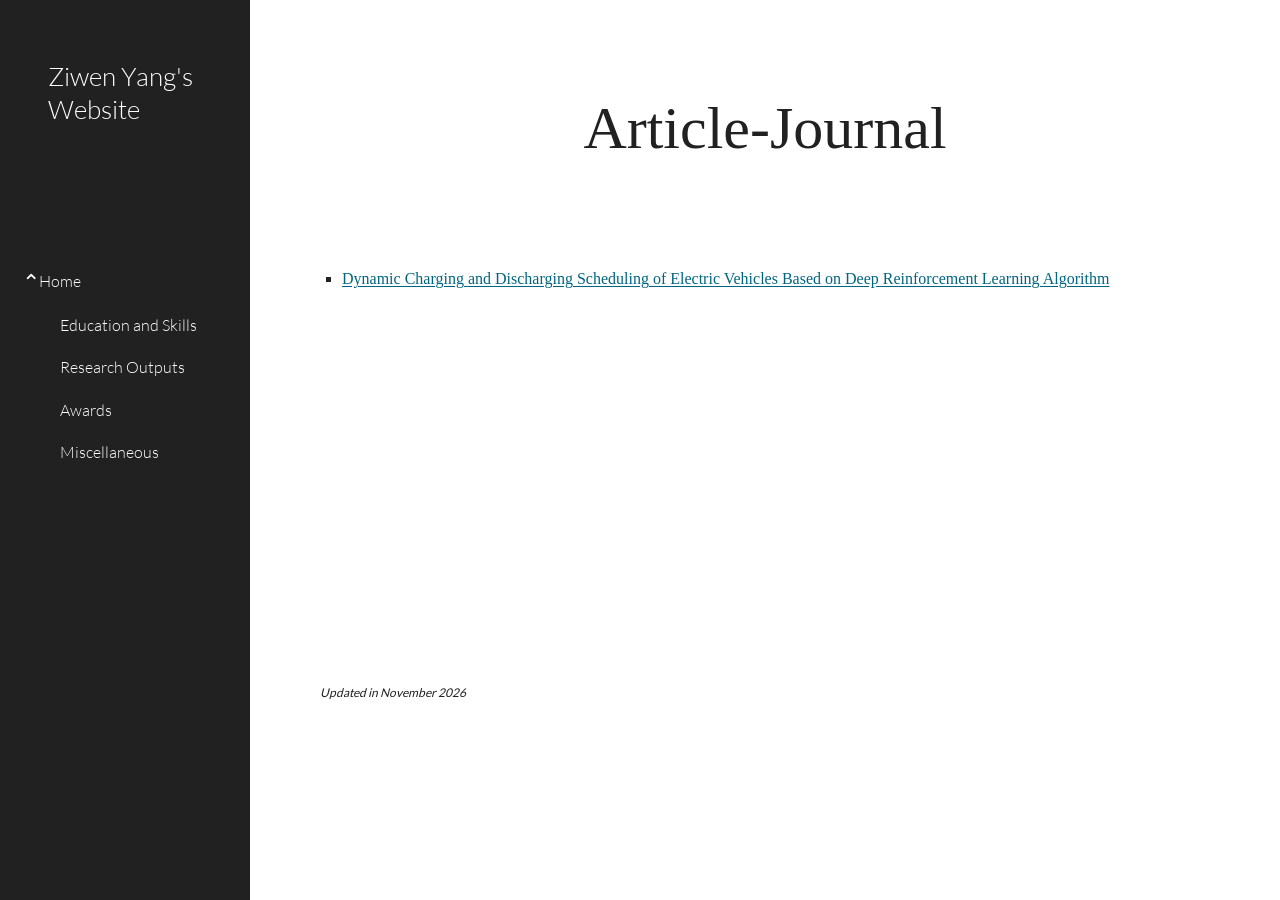
<file: publication_types/article-journal.html>
<!doctype html><html lang=en><head><meta charset=utf-8><meta name=viewport content="width=device-width,initial-scale=1"><title>Article-Journal | Ziwen Yang's Website</title><meta name=description content="Ziwen Yang, master's student at Shanghai Jiao Tong University. Operations research for electrified transportation and energy systems."><link rel=canonical href=https://zwenrl.github.io/Personal_web/publication_types/article-journal.html><meta property="og:title" content="Article-Journal"><meta property="og:url" content="https://zwenrl.github.io/Personal_web/publication_types/article-journal.html"><meta property="og:type" content="website"><meta property="og:image" content="https://zwenrl.github.io/Personal_web/assets/photography/qinghai-gansu-mountains.jpg"><link rel=stylesheet href=../css/reference.min.67f22a221774a0ef7fca1ac47f2d3402bef21b4f62d6a613d7666274c6bfeacd.css><script defer src=../js/reference-navigation.min.74764f8343a8809a63ef9df3727acf01a75bf5547620ef2c78e04b91030f4688.js></script></head><body><a class=skip-link href=#content>Skip to content</a><aside class="sidebar desktop-sidebar" aria-label="Site navigation"><a class=site-name href=../index.html>Ziwen Yang's Website</a><nav aria-label="Primary navigation"><ul><li class=home-link><a href=../index.html><span aria-hidden=true>⌃</span> Home</a></li><li><a href=../education-and-skills.html>Education and Skills</a></li><li><a href=../research-outputs.html>Research Outputs</a></li><li><a href=../awards.html>Awards</a></li><li><a href=../miscellaneous.html>Miscellaneous</a></li></ul></nav></aside><header class=mobile-header><button id=open-menu type=button aria-label="Open navigation" aria-haspopup=dialog aria-controls=mobile-navigation>
<svg width="24" height="24" viewBox="0 0 24 24" aria-hidden="true"><path d="M3 6h18M3 12h18M3 18h18" fill="none" stroke="currentColor" stroke-width="2"/></svg>
</button>
<a href=../index.html>Ziwen Yang's Website</a></header><dialog id=mobile-navigation class=sidebar aria-label="Site navigation"><button id=close-menu type=button aria-label="Close navigation" autofocus>×</button>
<a class=site-name href=../index.html>Ziwen Yang's Website</a><nav aria-label="Primary navigation"><ul><li class=home-link><a href=../index.html><span aria-hidden=true>⌃</span> Home</a></li><li><a href=../education-and-skills.html>Education and Skills</a></li><li><a href=../research-outputs.html>Research Outputs</a></li><li><a href=../awards.html>Awards</a></li><li><a href=../miscellaneous.html>Miscellaneous</a></li></ul></nav></dialog><div class=site-page><header class=page-heading><h1>Article-Journal</h1></header><main id=content tabindex=-1><div class="content-width page-content"><ul><li><a href=../publications/ev-dispatch.html>Dynamic Charging and Discharging Scheduling of Electric Vehicles Based on Deep Reinforcement Learning Algorithm</a></li></ul></div></main><footer class=page-footer><p>Updated in November 2026</p></footer></div></body></html>
</file>
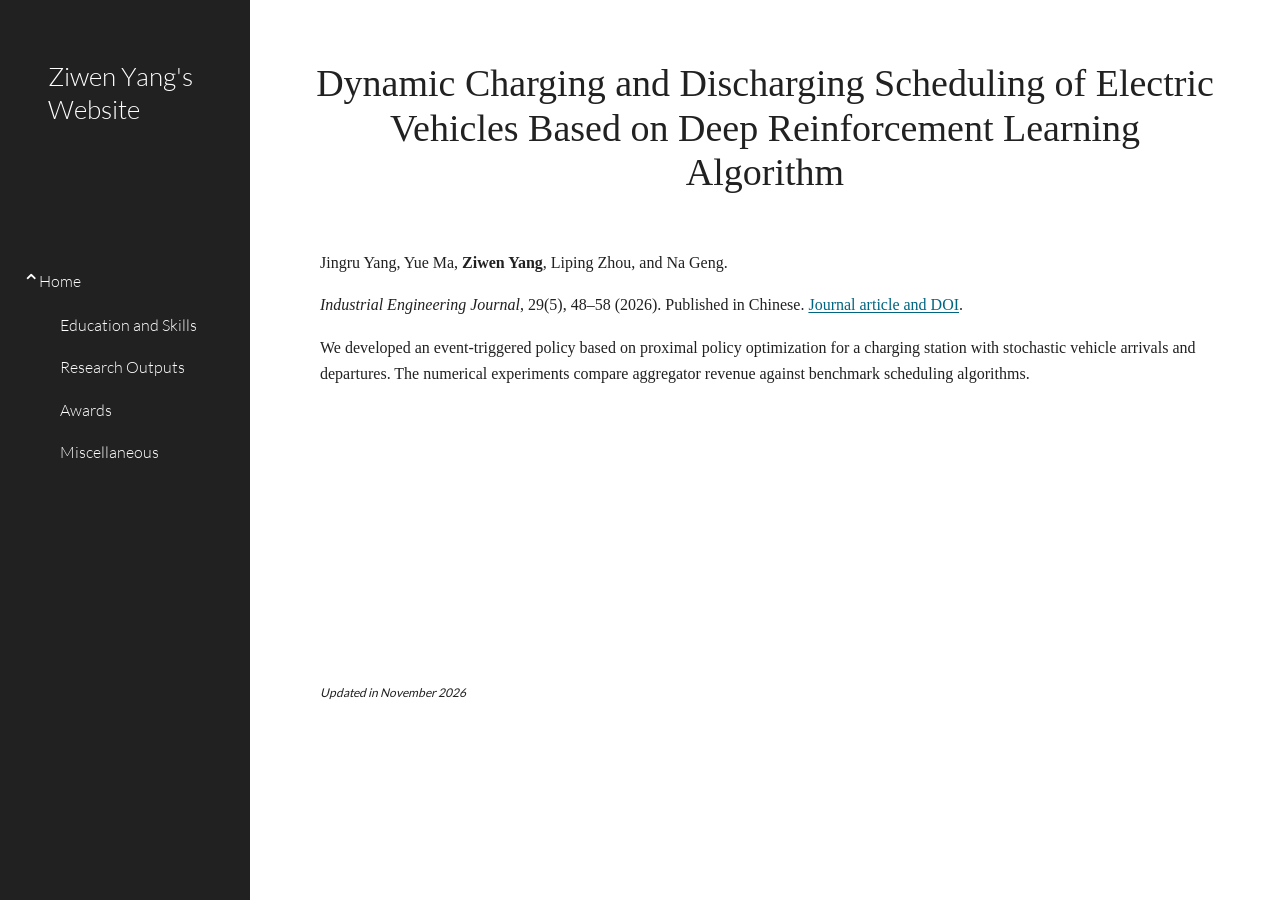
<file: publications/ev-dispatch.html>
<!doctype html><html lang=en><head><meta charset=utf-8><meta name=viewport content="width=device-width,initial-scale=1"><title>Dynamic Charging and Discharging Scheduling of Electric Vehicles Based on Deep Reinforcement Learning Algorithm | Ziwen Yang's Website</title><meta name=description content="Ziwen Yang, master's student at Shanghai Jiao Tong University. Operations research for electrified transportation and energy systems."><link rel=canonical href=https://zwenrl.github.io/Personal_web/publications/ev-dispatch.html><meta property="og:title" content="Dynamic Charging and Discharging Scheduling of Electric Vehicles Based on Deep Reinforcement Learning Algorithm"><meta property="og:url" content="https://zwenrl.github.io/Personal_web/publications/ev-dispatch.html"><meta property="og:type" content="website"><meta property="og:image" content="https://zwenrl.github.io/Personal_web/assets/photography/qinghai-gansu-mountains.jpg"><link rel=stylesheet href=../css/reference.min.67f22a221774a0ef7fca1ac47f2d3402bef21b4f62d6a613d7666274c6bfeacd.css><script defer src=../js/reference-navigation.min.74764f8343a8809a63ef9df3727acf01a75bf5547620ef2c78e04b91030f4688.js></script></head><body><a class=skip-link href=#content>Skip to content</a><aside class="sidebar desktop-sidebar" aria-label="Site navigation"><a class=site-name href=../index.html>Ziwen Yang's Website</a><nav aria-label="Primary navigation"><ul><li class=home-link><a href=../index.html><span aria-hidden=true>⌃</span> Home</a></li><li><a href=../education-and-skills.html>Education and Skills</a></li><li><a href=../research-outputs.html>Research Outputs</a></li><li><a href=../awards.html>Awards</a></li><li><a href=../miscellaneous.html>Miscellaneous</a></li></ul></nav></aside><header class=mobile-header><button id=open-menu type=button aria-label="Open navigation" aria-haspopup=dialog aria-controls=mobile-navigation>
<svg width="24" height="24" viewBox="0 0 24 24" aria-hidden="true"><path d="M3 6h18M3 12h18M3 18h18" fill="none" stroke="currentColor" stroke-width="2"/></svg>
</button>
<a href=../index.html>Ziwen Yang's Website</a></header><dialog id=mobile-navigation class=sidebar aria-label="Site navigation"><button id=close-menu type=button aria-label="Close navigation" autofocus>×</button>
<a class=site-name href=../index.html>Ziwen Yang's Website</a><nav aria-label="Primary navigation"><ul><li class=home-link><a href=../index.html><span aria-hidden=true>⌃</span> Home</a></li><li><a href=../education-and-skills.html>Education and Skills</a></li><li><a href=../research-outputs.html>Research Outputs</a></li><li><a href=../awards.html>Awards</a></li><li><a href=../miscellaneous.html>Miscellaneous</a></li></ul></nav></dialog><div class=site-page><header class="page-heading paper-heading"><h1>Dynamic Charging and Discharging Scheduling of Electric Vehicles Based on Deep Reinforcement Learning Algorithm</h1></header><main id=content tabindex=-1><article class="content-width page-content"><p>Jingru Yang, Yue Ma, <strong>Ziwen Yang</strong>, Liping Zhou, and Na Geng.</p><p><em>Industrial Engineering Journal</em>, 29(5), 48–58 (2026). Published in Chinese. <a href=https://iej.gdut.edu.cn/en/article/doi/10.3969/j.issn.1007-7375.250130 target=_blank rel=noopener>Journal article and DOI</a>.</p><p>We developed an event-triggered policy based on proximal policy optimization for a charging station with stochastic vehicle arrivals and departures. The numerical experiments compare aggregator revenue against benchmark scheduling algorithms.</p></article></main><footer class=page-footer><p>Updated in November 2026</p></footer></div></body></html>
</file>
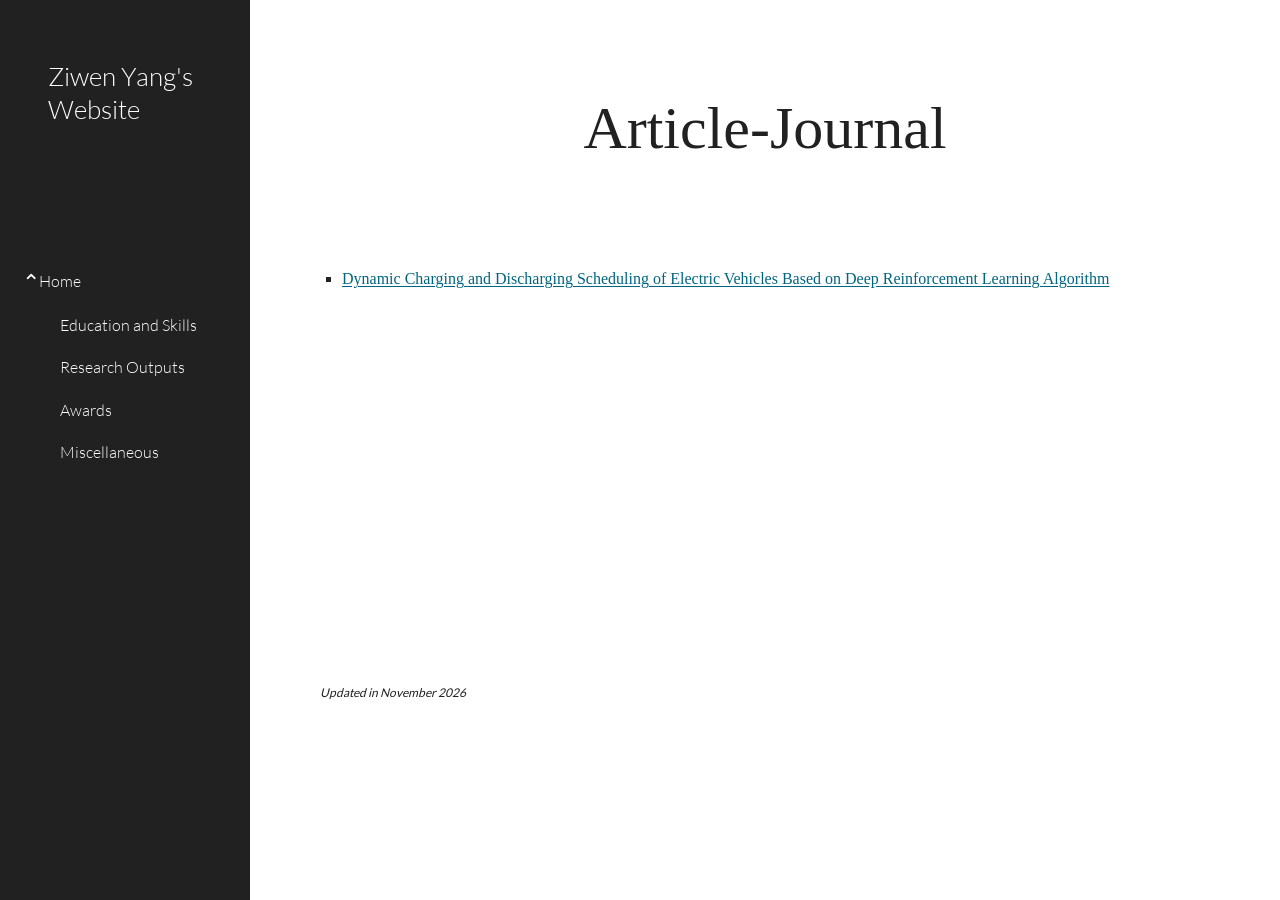
<file: publication_types/article-journal/page/1.html>
<!doctype html><html lang=en-us><head><title>https://zwenrl.github.io/Personal_web/publication_types/article-journal.html</title><link rel=canonical href=https://zwenrl.github.io/Personal_web/publication_types/article-journal.html><meta charset=utf-8><meta http-equiv=refresh content="0; url=https://zwenrl.github.io/Personal_web/publication_types/article-journal.html"></head></html>
</file>
